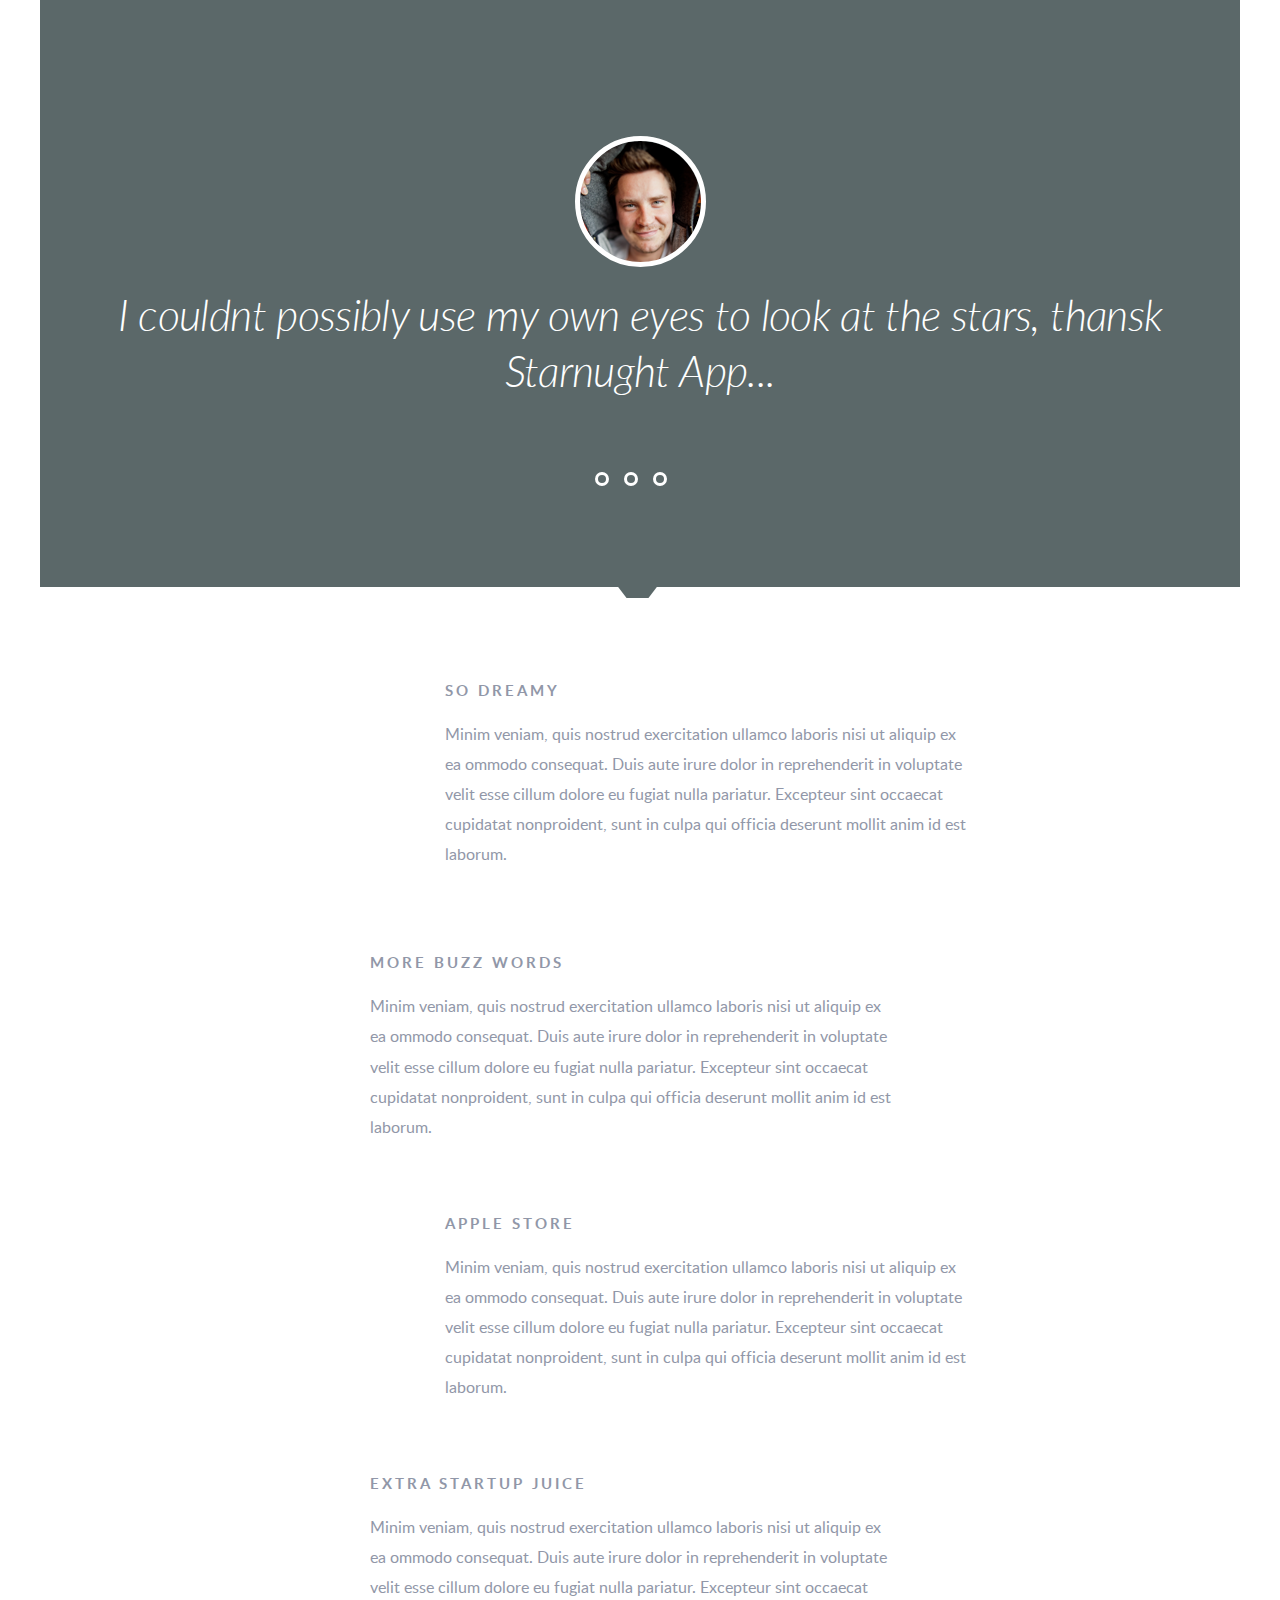
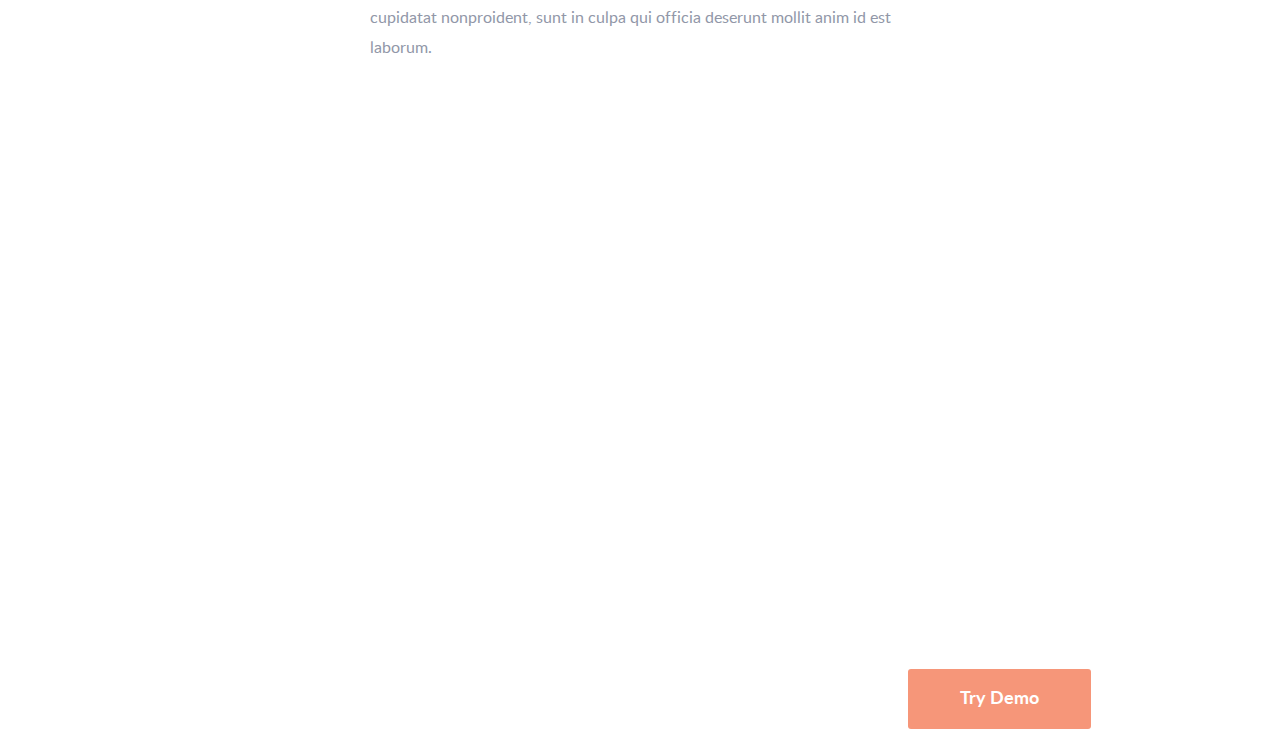
<file: pages/demoPage.html>
<!DOCTYPE html>
<html>
	<head>
		<meta name="description" content="just text">
		<meta charset="utf-8">
		<link href="../css/demoPage/demoPage.css" type="text/css" rel="stylesheet">
		<!--<link href="../css/style.css" type="text/css" rel="stylesheet">-->
		<title>Second Content Page</title>
	</head>

	<body>
		
		<div class="demoPage allPages">			
			<div class="demoPage__top" >
				<div class="demoPage__top_face"></div>
				<div class="demoPage__top_header">
					<p> I couldnt possibly use my own eyes to look at the stars, thansk </p> 
					<p>	Starnught App... </p>
				</div>	
				<div class="demoPage__points">
					<div class="demoPage__top_point demoPage__top_pointLeft"></div>
					<div class="demoPage__top_point demoPage__top_pointCenter"></div>
					<div class="demoPage__top_point demoPage__top_pointRight"></div>
				</div>
			</div>
			
			
			<div class="demoPage__article demoPage__article_left demoPage__article_top">
				<h3 class="common__h3"> So Dreamy </h3>			
				<div class="common__text">
					<p>	Minim veniam, quis nostrud exercitation ullamco laboris nisi ut aliquip ex </p>
					<p>	ea ommodo consequat. Duis aute irure dolor in reprehenderit in voluptate </p>
					<p>	velit esse cillum dolore eu fugiat nulla pariatur. Excepteur sint occaecat </p> 
					<p>	cupidatat nonproident, sunt in culpa qui officia deserunt mollit anim id est</p>
					<p>	laborum. </p>
				</div>
			</div>
				
			<div class="demoPage__article demoPage__article_right demoPage__article_top">
				<h3 class="common__h3">	More Buzz Words </h3>
				<div class="common__text">
					<p> Minim veniam, quis nostrud exercitation ullamco laboris nisi ut aliquip ex </p>
					<p> ea ommodo consequat. Duis aute irure dolor in reprehenderit in voluptate </p>
					<p> velit esse cillum dolore eu fugiat nulla pariatur. Excepteur sint occaecat </p> 
					<p> cupidatat nonproident, sunt in culpa qui officia deserunt mollit anim id est </p>
					<p> laborum.
				</div>		
			</div>
				
				
				
			<div class="demoPage__article demoPage__article_left demoPage__article_bottom">
				<h3 class="common__h3">	Apple Store	</h3>
				<div class="common__text">
					<p> Minim veniam, quis nostrud exercitation ullamco laboris nisi ut aliquip ex </p>
					<p> ea ommodo consequat. Duis aute irure dolor in reprehenderit in voluptate </p>
					<p> velit esse cillum dolore eu fugiat nulla pariatur. Excepteur sint occaecat </p>
					<p> cupidatat nonproident, sunt in culpa qui officia deserunt mollit anim id est </p>
					<p> laborum. </p>
				</div>
			</div>

			<div class="demoPage__article demoPage__article_right demoPage__article_bottom">
				<h3 class="common__h3"> Extra Startup Juice	</h3>
				<div class="common__text">
					<p> Minim veniam, quis nostrud exercitation ullamco laboris nisi ut aliquip ex </p>
					<p> ea ommodo consequat. Duis aute irure dolor in reprehenderit in voluptate </p>
					<p> velit esse cillum dolore eu fugiat nulla pariatur. Excepteur sint occaecat </p>
					<p> cupidatat nonproident, sunt in culpa qui officia deserunt mollit anim id est </p>
					<p> laborum. </p>
				</div>
			</div>
			
			<div class="demoPage__button"> 
				Try Demo
			</div>
			
		</div>			
		
	</body>
	
</html>
</file>
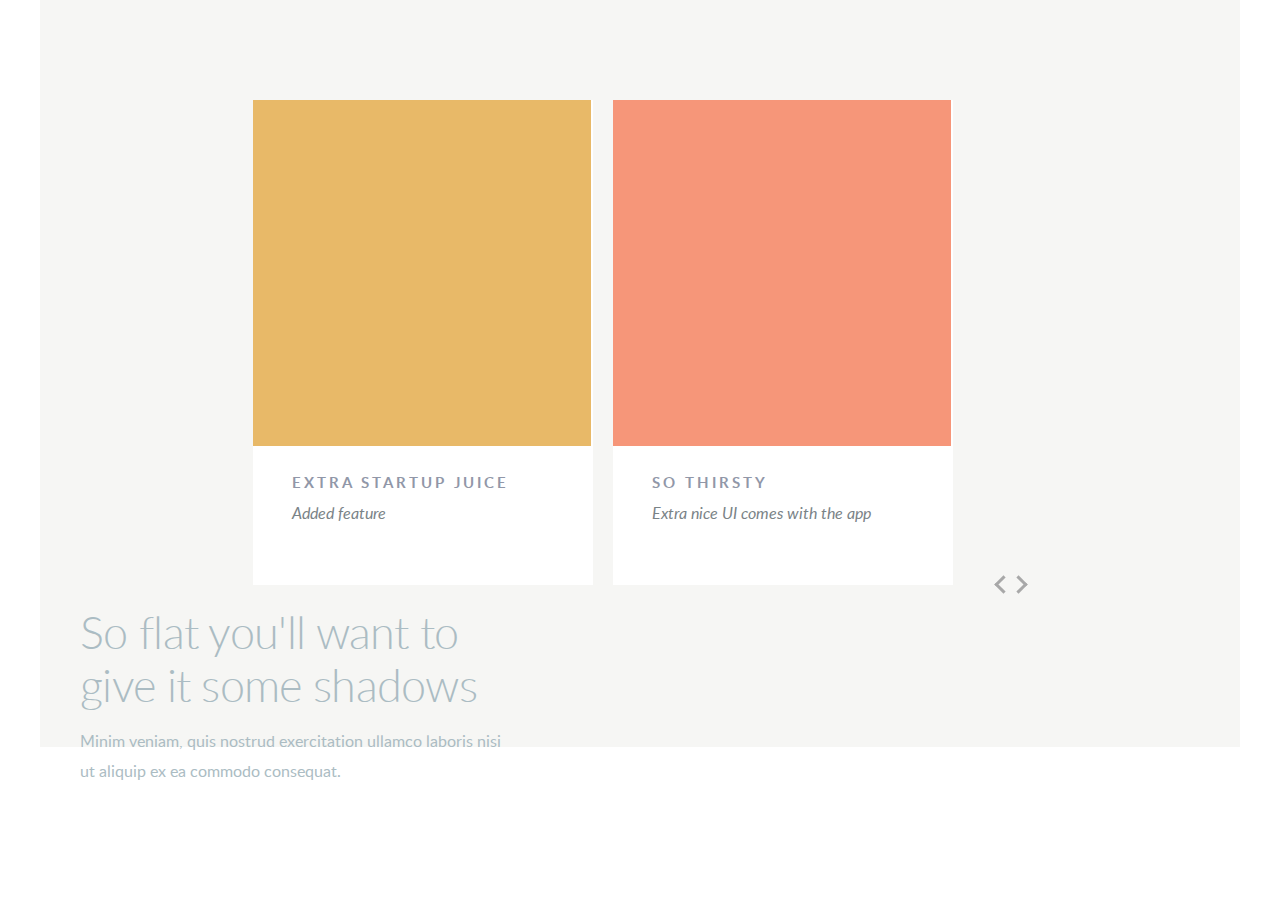
<file: pages/examplePage.html>
<!DOCTYPE html>
<html>
   <head>
		<meta name="description" content="just text">
		<meta charset=utf-8">
		<link href="../css/examplePage/examplePage.css" type="text/css" rel="stylesheet">
	   <!--<link href="../css/style.css" type="text/css" rel="stylesheet">-->
       <title>Third Content Page</title>
   </head>

   <body>
       <div class="examplePage allPages">
           <div class="examplePage__rectangle_leftWrapper">
               <div class="examplePage__rectangle examplePage__rectangle_left">
                   <div class="examplePage__square">  </div>
                   <h3 class="common__h3 ">
                       EXTRA STARTUP JUICE
                   </h3>

                   <p class="common__text">
                       Added feature
                   </p>
               </div>
           </div>

           <div class="examplePage__rectangle_rightWrapper">
               <div class="examplePage__rectangle examplePage__rectangle_right">
                   <div class="examplePage__square">  </div>
                   <h3 class="common__h3">
                       SO THIRSTY
                   </h3>

                   <p class="common__text">
                       Extra nice UI comes with the app
                   </p>
               </div>
           </div>

           <div class="examplePage__text">
               <h2>
                   So flat you'll want to give it some shadows
               </h2>

               <div class="common__text">
                   <p> Minim veniam, quis nostrud exercitation ullamco laboris nisi</p>
                   <p> ut aliquip ex ea commodo consequat.</p>
               </div>
           </div>

           <div class="examplePage__arrow examplePage__arrowLeft"></div>
           <div class="examplePage__arrow examplePage__arrowRight"></div>

       </div>
   </body>

</html>
</file>
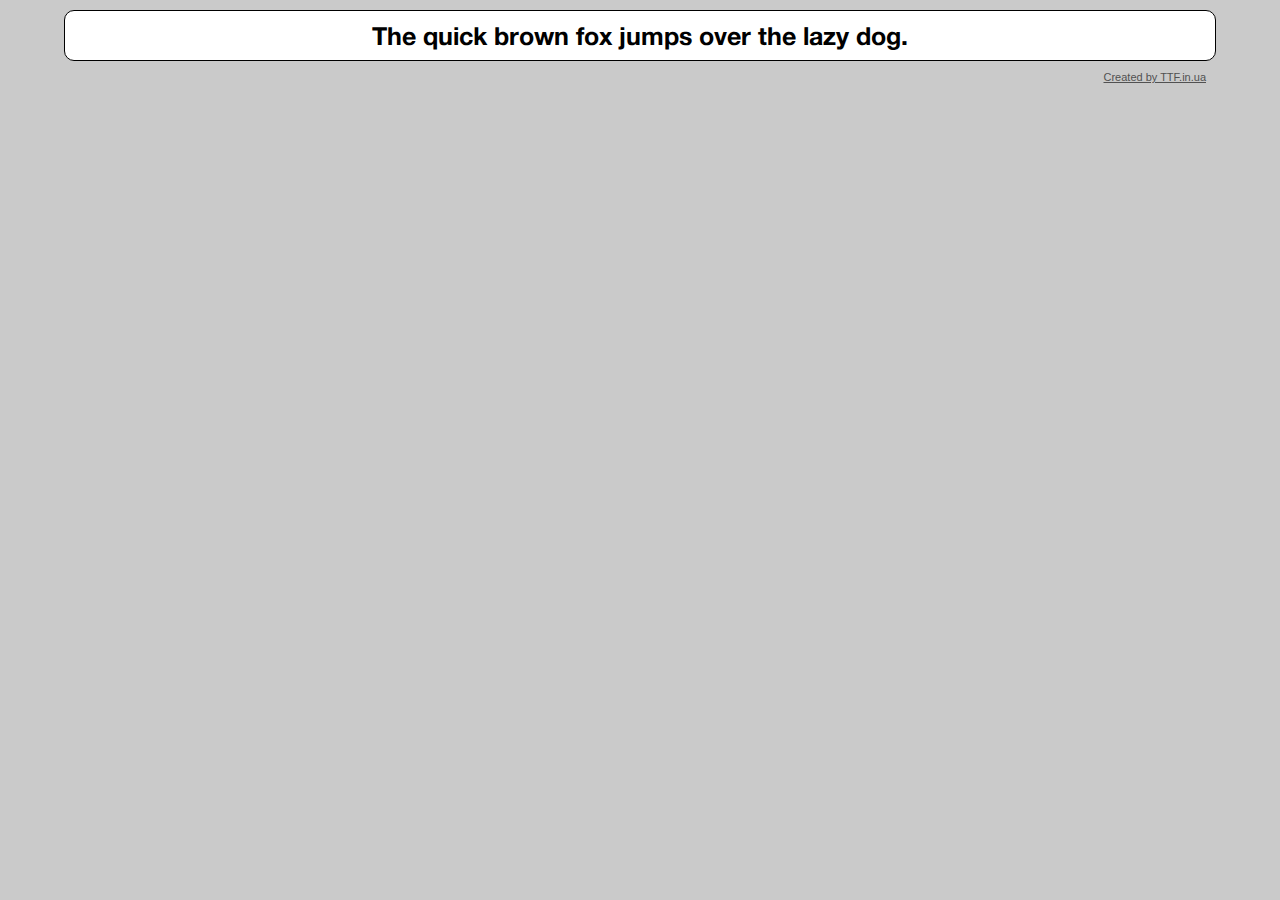
<file: fonts/HelveticaNeueBold/Demo.html>
<!-- Created by TTF.in.ua -->
<!DOCTYPE html PUBLIC "-//W3C//DTD XHTML 1.0 Transitional//EN" "http://www.w3.org/TR/xhtml1/DTD/xhtml1-transitional.dtd">
<html xmlns="http://www.w3.org/1999/xhtml">
<head>
    <meta http-equiv="Content-Type" content="text/html; charset=utf-8" />
    <title>TTF.in.ua</title>
    <link rel="stylesheet" href="HelveticaNeue-Bold.css" type="text/css" charset="utf-8" />
    <style type="text/css">
    html, body{
        padding: 0px;
        margin: 0px;
    }
    body {
        background-color:#cacaca;
        font-family:sans-serif;
        color:#000;
    }
    
    #body{
        width:90%;
        margin:10px auto;
    }
    
    .created{
        font-size: 11px;
        text-align: right;
        padding:0 10px;
        margin-top: 10px;
    }
        .created a{
            color: #515151;
            text-decoration: underline;
        }
        .created a:hover{
            text-decoration: none;
        }
    
    .my_font
    {
        font-family:'HelveticaNeue-Bold',sans-serif;
        font-size: 24px;
        text-align:center;
        background-color:#fff;
        border:1px solid #000;
        border-radius: 10px;
        padding:10px;
    }
    </style>
</head>
<body>
    <div id="body">
        <div class="my_font" style="font-size:25px">
            The quick brown fox jumps over the lazy dog.
        </div>
        <div class="created"><a href="http://ttf.in.ua/" target="_blank">Created by TTF.in.ua</a></div>
    </div>
</body>
</html>
</file>
<file: css/style.css>
@import url(common/fonts.css);


html, body, div, span, applet, object, iframe,
h1, h2, h3, h4, h5, h6, p, blockquote, pre,
a, abbr, acronym, address, big, cite, code,
del, dfn, em, img, ins, kbd, q, s, samp,
small, strike, strong, sub, sup, tt, var,
b, u, i, center,
dl, dt, dd, ol, ul, li,
fieldset, form, label, legend,
table, caption, tbody, tfoot, thead, tr, th, td,
article, aside, canvas, details, embed,
figure, figcaption, footer, header, hgroup,
menu, nav, output, ruby, section, summary,
time, mark, audio, video {
	margin: 0;
	padding: 0;
	border: 0;
	font-size: 100%;
	font: inherit;
	vertical-align: baseline;
}
article, aside, details, figcaption, figure,
footer, header, hgroup, menu, nav, section {
	display: block;
}
body {
	line-height: 1;
}
ol, ul {
	list-style: none;
}
blockquote, q {
	quotes: none;
}
blockquote:before, blockquote:after,
q:before, q:after {
	content: '';
	content: none;
}
table {
	border-collapse: collapse;
	border-spacing: 0;
}

.allPages{ 
	font-family: 'LatoRegular', sans-serif; 
	width: 1600px; 
	margin: 0 auto;
	box-sizing: border-box;
}
.common__h2{
	font-family: 'LatoLight', sans-serif;		
	font-size: 55px;
	letter-spacing: -0.8px;
	
}
.common__h3{
	font-family: 'LatoBold', sans-serif;
	font-size: 15px;	
    text-transform: uppercase;
	color:#9197A8;
	letter-spacing: 3px;
}
.common__text{	
	font-size: 16px;	
	line-height: 188%;
}
.white_ref_without_sub{
	text-decoration: none;
	color: #FFFFFF;
} 
a,button, ul.footer__menu li {
	cursor: pointer; 
}
button{
	outline:0;
}

.startPage{
	background-image: url(../images/startPage-background.png);
	background-position: center;
	height: 882px;	
	box-sizing: border-box;
	padding-top: 178px;
}
.startPage__header{
	font-family: 'LatoLight', sans-serif;		
	font-size: 60px;
	color: white;
	text-align: center;
	letter-spacing: -1.2px;
	
}
.startPage__text{
	font-family: 'LatoItalic', sans-serif;	
	font-size: 17px;
	color: white;
	text-align: center;
	margin-top: 13px;
	line-height: 31px;
	letter-spacing: -0.2px;
}
.startPage__startButton{
	background-color: #7ACCC8;
	border: solid 0px #FFFFFF;
	border-radius: 4px;
	width: 280px;
	height: 70px;
	font-size: 22px;
	color: white;	
	font-family: 'LatoBold', sans-serif;  
	margin: 263px auto 0 auto;
	display: block;	
	letter-spacing: 1px;
}
.startPage__playButton{
    border-radius:50%;	
    border: solid 10px #FFFFFF;
    width: 100px;
    height: 100px;
    background-color:transparent;
	position: relative; 
	margin: 70px auto 0 auto;
	display: block;	
}
.startPage__playButton:before {
	content: "";
	position: absolute;
	top: 36%;
	left: 42%;
	width: 0;
	height: 0;
	border-top: 13px solid transparent;
	border-left: 16px solid #FFFFFF;
	border-bottom: 13px solid transparent;
	border-radius: 3px;
}

.demoPage{
	height: 1424px;
	margin: 0 auto;
	position: relative;
}
.demoPage__top{
	height: 622px;
	box-sizing: border-box;
	background-image: url(../images/demoPage-background.png);
	background-position: center;
	text-align: center;
}
.demoPage__top_face{
	width: 121px;
	height: 121px;
	border: 5px solid white;
	border-radius: 50%;
	display: inline-block;
	margin-top: 136px;
	background-image: url(../images/demoPage-face.png);
}
.demoPage__top_header{
	font-family: "LatoLightItalic", sans-serif;	
	font-size: 43px;
	color: #FFFFFF;
	line-height: 130%;
	margin-top: 20px;
	letter-spacing: -0.66px;
}
.demoPage__points{
	margin-top: 70px;
	width: 90px;
	display: inline-block;
}
.demoPage__top_point{
	width: 8px;
	height: 8px;
	border: 3px solid white;
	border-radius: 50%;
	background-color: transporent;
	float: left;
	margin-right: 15px;
}
.demoPage__top_point:hover{
	background-color: white;
}
.demoPage__article{
	width: 600px;
	float: left;
	color: #9197A8;
}
.demoPage__article_left{
	margin-left: 209px;
}
.demoPage__article_right{
	margin-left: 60px;
}
.demoPage__article_top{
	margin-top: 86px;
}
.demoPage__article_bottom{
	margin-top: 74px;
}
div.demoPage__article h3{
	margin-bottom: 21px;
}
.demoPage__button{
	background-color: #F69679;
	width: 183px;
	height: 60px;
	box-sizing: border-box;
	line-height: 60px;
	text-align: center;
	font-family: 'LatoBold', sans-serif;
	font-size: 18px;
	color: #FFFFFF;
    margin: 605px 0 0 718px;
	border-radius: 3px;
	cursor: pointer;
}
.demoPage__button_wrapper{
	height: 60px;
	width: 1600px;
}
.demoPage__triangle{
	width: 0;
	height: 0;
	border-left: 16px solid transparent;
	border-right: 16px solid transparent;
	border-top: 20px solid #5e6a6b;
	margin: 0 auto;
}
.demoPage__triangle_wrapper{
	width: 1600px;
	height: 30px;
	background-color: lime;
}

.downloadableContent{
	background-image: url(../images/downlaodablePage-background.png);	
	height: 755px;
	box-sizing: border-box;
	padding-top: 89px;
	position: relative;
	overflow: hidden;	
	color: #FFFFFF;
	padding-left: 208px;
}
.downloadableContent__text_top{
	margin: 29px 0;	
}
.downloadableContent__button{
	background-color: transparent;
	border: solid 3px #FFFFFF;
	width: 280px;
	height: 68px;
	text-align: center;
	font-family: 'LatoBold', sans-serif;
	font-size: 18px;
	color: #FFFFFF;	
	margin-top: 38px;
}
.downloadableContent__iPadImg{
	position: absolute;
	top: 68px;
	left: 977px;
}

.examplePage{
	height: 747px;
	background-color: #F6F6F4;
	padding-top: 100px;
	position: relative;
}
.examplePage__square{	
	width: 338px;
	height: 346px;	 
	float: left;
	margin-bottom: 30px;
}
.examplePage__rectangle{
	width: 340px;
	height: 485px;
	background-color: #FFFFFF;
	float: left;	
}
.examplePage__text{
	float: left;
	color: #ABBCC3;
	width: 460px;
	margin-left: 40px;
}
.examplePage__rectangle_left{
	margin-left: 213px;
	margin-right: 20px;
}
div.examplePage__rectangle_left div.examplePage__square{
	background-color: #E8B968
}
div.examplePage__rectangle_right div.examplePage__square{
	background-color: #F69679;
}
div.examplePage__text h2{
	font-size: 45px;
	font-family: "LatoLight", sans-serif;	
	margin-bottom: 12px;
	margin-top: -6px;
	line-height: 118%;
	letter-spacing: -0.7px;
}

div.examplePage__rectangle p, div.examplePage__rectangle h3{
	margin-left: 39px;
	margin-bottom: 8px;
}
div.examplePage__rectangle p{
	color: #7a8387;
	font-family: "LatoItalic", sans-serif;	
}
.examplePage__arrow{
	width: 10px;
	height: 10px;
	border-top: 3px solid #a8a8a8;
	border-left: 3px solid #a8a8a8;
	position: absolute;
	cursor: pointer;
}
.examplePage__arrow:hover{
	border-top: 3px solid #555555;
	border-left: 3px solid #555555;
}
.examplePage__arrowLeft{
	bottom: 156px;
	right: 230px;
	transform: rotate(-45deg);
	-webkit-transform: rotate(-45deg);
	-moz-transform: rotate(-45deg); 
}
.examplePage__arrowRight{
	bottom: 156px;
	right: 215px;
	transform: rotate(135deg);
	-webkit-transform: rotate(135deg);
	-moz-transform: rotate(135deg); 
}

.footer{
	background-color: #7ACCC8;
	height: 695px;
	color: #FFFFFF;
	position: relative;
}
.footer__text{
	line-height: 180%;
	font-size: 14px;
	font-family: 'HelveticaNeue', sans-serif;
	float: left;
	padding-top: 69px;
	letter-spacing: -0.3px;
}
.footer__text_left{
	padding-left: 210px;
}
.footer__text_right{
	padding-left: 35px;
}
.footer__ref{
	text-transform: uppercase;
	margin-top: 50px;
	text-align: center;
	font-family: 'LatoRegular', sans-serif;
	font-size: 12px;
	letter-spacing: 6px;
}
.footer__menu{
	float: right;
	margin: 74px 244px 46px 0;
	font-family: 'HelveticaNeue-Bold', sans-serif;
	font-size: 14px;
}
ul.footer__menu li{
   margin-bottom: 22px;
   
}
div.footer a{
	text-decoration: none;
	color: #FFFFFF;
}
.footer__shape{
	width: 60px;
	height: 62px;
	background-image: url(../images/footer-shape.png);
	clear: both;
	margin: 0 auto 80px auto;
}

@media screen and (max-width: 1500px) {
.allPages, .demoPage__top{
   width: 1200px;
}
.examplePage{
	height: 900px;
	padding-top: 50px;
}
.examplePage__text{
	margin-left: 213px;
	margin-top: 30px;
}
.footer{
	height: 800px;
	display: flex;
	justify-content: center;
	flex-wrap: wrap;
}	
.footer__text_left{
	width: 410px;
	height: 250px;
	padding: 69px 0 0 0;
}
.footer__text_right{
	width: 210px;
	height: 250px;
	padding: 69px 15px 0 5px;
}
.footer__menu{
	width: 100px;
	height: 250px;
	margin-right: 10px;
}
.footer__shape{
	margin: 0 400px;
}
.demoPage{
	display: flex;
	justify-content: center;
	flex-wrap: wrap;
	align-content: space-between;
}
.demoPage__article{
	width: 600px;
	float: none;
	margin: 40px 0 0 0;
	padding:0;
}
.demoPage__button {
	margin: 0 auto;
}
.demoPage__button_wrapper{
	margin-bottom: 20px;
}

@media screen and (max-width: 1227px) {
.allPages{
   width: auto;
}
.downloadableContent__iPadImg{
	left: 920px;
}
.demoPage{
	height: 1650px;
}
@media screen and (max-width: 1070px) {
.examplePage{
	height: 1250px;	
	display: flex;
	justify-content: center;
	flex-wrap: wrap;
	align-content: space-between;
	padding-top: 10px;
}
.examplePage__text{
	margin: 0 0 30px 0;
	padding-left: 80px;
}
.examplePage__rectangle_left{
	margin: 0;
}
.examplePage__rectangle{
	margin: 20px auto 0 auto;
	float: none;
}
.examplePage__rectangle_leftWrapper, .examplePage__rectangle_rightWrapper{
	width: 600px;
}
.examplePage__arrow{
	display: none;
}
.downloadableContent__iPadImg{
	display: none;
}
.downloadableContent{
	background-image: url(../images/downlaodablePage-background2.png);	
	padding-left: 0;
}	
.downloadableContent__text_top, .downloadableContent__text_bottom, div.downloadableContent h2{
	width: 700px;
	margin: 30px auto;
}
.downloadableContent__button{
	margin: 0 auto;
	display: block;
}

@media screen and (max-width: 768px) {
.footer{
	height: 800px;
	align-content: space-between;
}	
.footer__text_left, .footer__text_right{
	float: none;
	width: 400px;
	padding: 10px 20px;
}
.footer__text_left{
	height: 170px;
}
.footer__text_right{
	height: 120px;
}	
.footer__menu{
	width: 400px;
	height: 250px;
	float: none;
	margin: 0; 
	padding: 10px 20px;
}	
.footer__ref{
	width: 350px;
	margin: 0 0 50px 0;
}
.footer__shape_wrapper{
	width: 450px;
	height: 62px;
}
.footer__shape{
	margin: 0 auto;
}
</file>
<file: fonts/HelveticaNeueBold/HelveticaNeue-Bold.css>
/** Created by TTF.in.ua **/
@font-face {
    font-family: 'HelveticaNeue-Bold';
    src: url('HelveticaNeue-Bold.eot');
    src: url('HelveticaNeue-Bold.eot?#iefix') format('embedded-opentype'),
         url('HelveticaNeue-Bold.woff') format('woff'),
         url('HelveticaNeue-Bold.ttf') format('truetype'),
         url('HelveticaNeue-Bold.svg#HelveticaNeue-Bold') format('svg');
    font-weight: normal;
    font-style: normal;
}
</file>
<file: css/demoPage/demoPage.css>
@import url(../common/reset.css);
@import url(../common/fonts.css);
@import url(../common/common.css);
@import url(../common/mediaQueries.css);

.demoPage{
	height: 1424px;
	margin: 0 auto;
	position: relative;
}
.demoPage__top{
	height: 598px;
	box-sizing: border-box;
	background-image: url(../../images/demoPage-background.png);
	background-position: center;
	text-align: center;
}
.demoPage__top_face{
	width: 121px;
	height: 121px;
	border: 5px solid white;
	border-radius: 50%;
	display: inline-block;
	margin-top: 136px;
	background-image: url(../../images/demoPage-face.png);
}
.demoPage__top_header{
	font-family: "LatoLightItalic", sans-serif;	
	font-size: 43px;
	color: #FFFFFF;
	line-height: 130%;
	margin-top: 20px;
	letter-spacing: -0.66px;
}
.demoPage__points{
	margin-top: 70px;
	width: 90px;
	display: inline-block;
}
.demoPage__top_point{
	width: 8px;
	height: 8px;
	border: 3px solid white;
	border-radius: 50%;
	background-color: transporent;
	float: left;
	margin-right: 15px;
}
.demoPage__top_point:hover{
	background-color: white;
}
.demoPage__article{
	width: 600px;
	float: left;
	color: #9197A8;
}
.demoPage__article_left{
	margin-left: 209px;
}
.demoPage__article_right{
	margin-left: 60px;
}
.demoPage__article_top{
	margin-top: 86px;
}
.demoPage__article_bottom{
	margin-top: 74px;
}
div.demoPage__article h3{
	margin-bottom: 21px;
}
.demoPage__button{
	background-color: #F69679;
	width: 183px;
	height: 60px;
	box-sizing: border-box;
	line-height: 60px;
	text-align: center;
	font-family: 'LatoBold', sans-serif;
	font-size: 18px;
	color: #FFFFFF;
    margin: 605px 0 0 718px;
	border-radius: 3px;
	cursor: pointer;
}
.demoPage__button_wrapper{
	height: 60px;
	width: 1600px;
}
</file>
<file: css/examplePage/examplePage.css>
@import url(../common/reset.css);
@import url(../common/fonts.css);
@import url(../common/common.css);
@import url(../common/mediaQueries.css);

.examplePage{
	height: 747px;
	background-color: #F6F6F4;
	padding-top: 100px;
	position: relative;
}
.examplePage__square{
	width: 338px;
	height: 346px;
	float: left;
	margin-bottom: 30px;
}
.examplePage__rectangle{
	width: 340px;
	height: 485px;
	background-color: #FFFFFF;
	float: left;
}
.examplePage__text{
	float: left;
	color: #ABBCC3;
	width: 460px;
	margin-left: 40px;
}
.examplePage__rectangle_left{
	margin-left: 213px;
	margin-right: 20px;
}
div.examplePage__rectangle_left div.examplePage__square{
	background-color: #E8B968
}
div.examplePage__rectangle_right div.examplePage__square{
	background-color: #F69679;
}
div.examplePage__text h2{
	font-size: 45px;
	font-family: "LatoLight", sans-serif;
	margin-bottom: 12px;
	margin-top: -6px;
	line-height: 118%;
	letter-spacing: -0.7px;
}

div.examplePage__rectangle p, div.examplePage__rectangle h3{
	margin-left: 39px;
	margin-bottom: 8px;
}
div.examplePage__rectangle p{
	color: #7a8387;
	font-family: "LatoItalic", sans-serif;
}
.examplePage__arrow{
	width: 10px;
	height: 10px;
	border-top: 3px solid #a8a8a8;
	border-left: 3px solid #a8a8a8;
	position: absolute;
	cursor: pointer;
}
.examplePage__arrow:hover{
	border-top: 3px solid #555555;
	border-left: 3px solid #555555;
}
.examplePage__arrowLeft{
	bottom: 156px;
	right: 230px;
	transform: rotate(-45deg);
	-webkit-transform: rotate(-45deg);
	-moz-transform: rotate(-45deg);
}
.examplePage__arrowRight{
	bottom: 156px;
	right: 215px;
	transform: rotate(135deg);
	-webkit-transform: rotate(135deg);
	-moz-transform: rotate(135deg);
}
</file>
